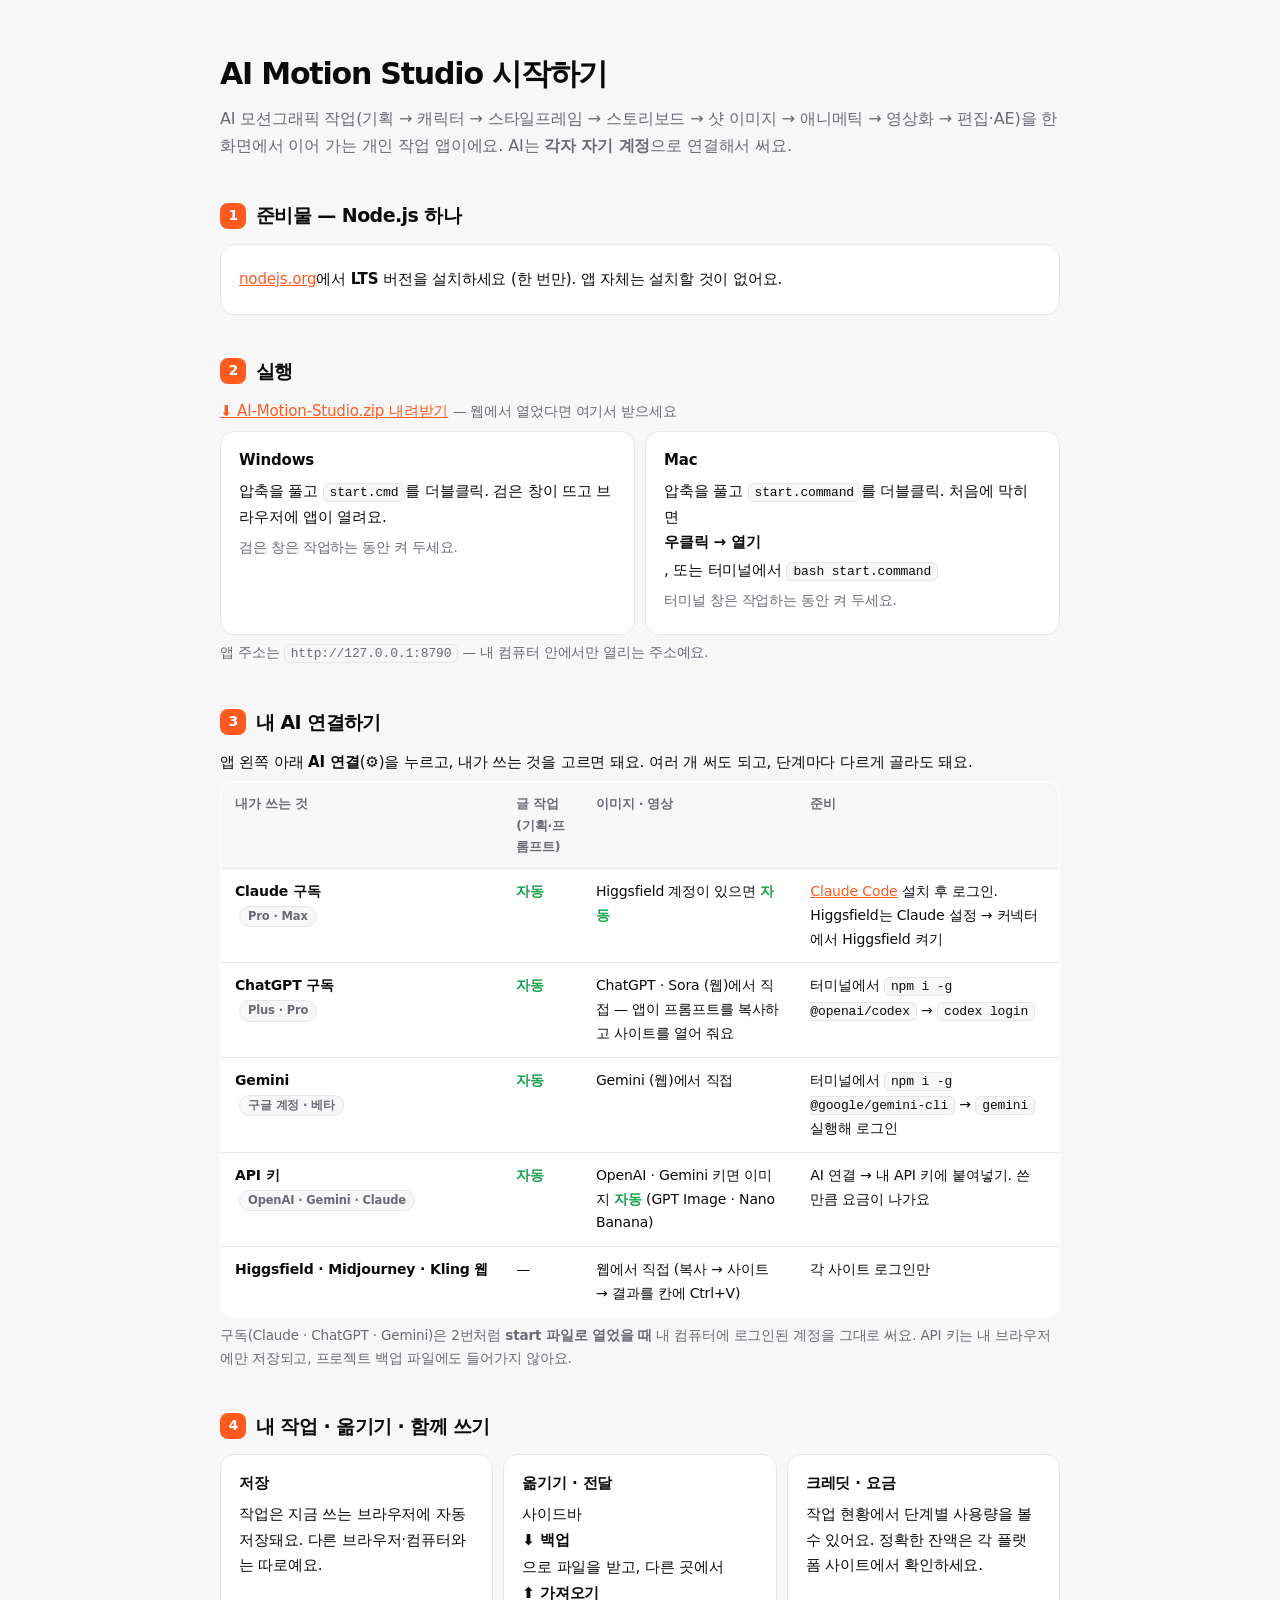
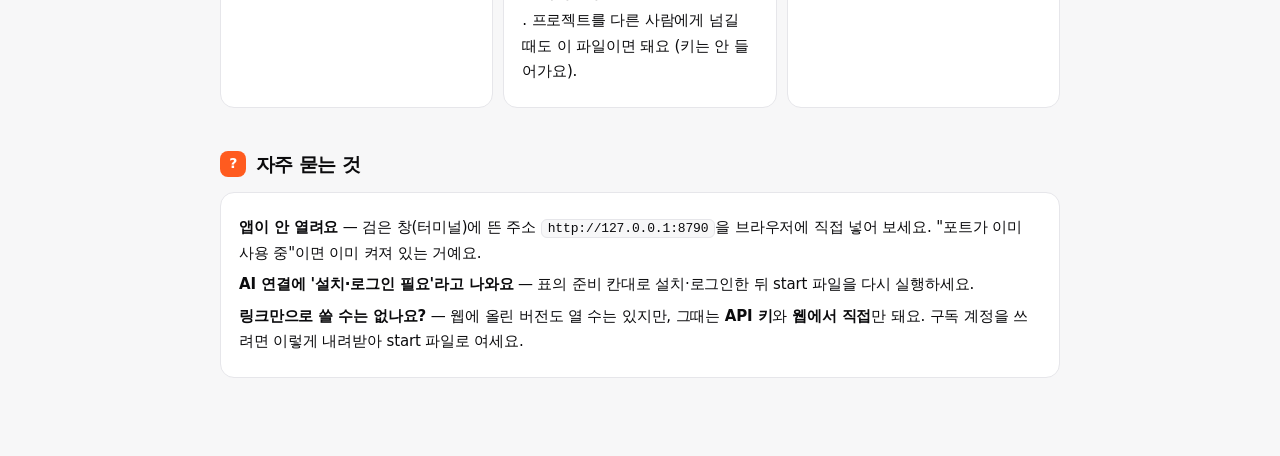
<file: 시작하기.html>
<!doctype html>
<html lang="ko">
<head>
<meta charset="utf-8" />
<meta name="viewport" content="width=device-width, initial-scale=1" />
<title>AI Motion Studio 시작하기</title>
<style>
  :root { --bg: #f7f7f8; --surface: #fff; --text: #0b0b0d; --muted: #6b6b75; --line: #e6e6ea; --accent: #ff5b1f; --soft: #fff1ea; --ok: #16a34a; }
  @media (prefers-color-scheme: dark) { :root { --bg: #0b0b0c; --surface: #141416; --text: #f4f4f5; --muted: #a1a1aa; --line: #27272b; --accent: #ff7a45; --soft: #2a170f; --ok: #22c55e; } }
  * { box-sizing: border-box; }
  body { margin: 0; background: var(--bg); color: var(--text); font: 15px/1.7 "Pretendard", "Apple SD Gothic Neo", "Malgun Gothic", system-ui, sans-serif; letter-spacing: -0.01em; }
  main { max-width: 880px; margin: 0 auto; padding: 48px 20px 80px; }
  h1 { font-size: 30px; letter-spacing: -0.04em; margin: 0 0 6px; }
  h2 { font-size: 19px; letter-spacing: -0.03em; margin: 40px 0 12px; display: flex; align-items: center; gap: 10px; }
  h2 .n { display: grid; place-items: center; width: 26px; height: 26px; border-radius: 8px; background: var(--accent); color: #fff; font-size: 14px; }
  p { margin: 6px 0; }
  .lead { color: var(--muted); font-size: 16px; }
  .card { background: var(--surface); border: 1px solid var(--line); border-radius: 14px; padding: 16px 18px; }
  .grid { display: grid; grid-template-columns: repeat(auto-fit, minmax(240px, 1fr)); gap: 10px; }
  .grid .card b { display: block; margin-bottom: 2px; }
  .muted { color: var(--muted); font-size: 13.5px; }
  code { font-family: ui-monospace, Consolas, monospace; font-size: 13px; background: var(--bg); border: 1px solid var(--line); padding: 1px 6px; border-radius: 6px; }
  table { width: 100%; border-collapse: collapse; background: var(--surface); border: 1px solid var(--line); border-radius: 14px; overflow: hidden; font-size: 14px; }
  th, td { text-align: left; vertical-align: top; padding: 11px 14px; border-top: 1px solid var(--line); }
  th { background: var(--bg); font-size: 12.5px; color: var(--muted); border-top: 0; }
  td:first-child { font-weight: 700; white-space: nowrap; }
  .ok { color: var(--ok); font-weight: 700; }
  .tip { background: var(--soft); border-color: transparent; }
  ol.steps { margin: 0; padding-left: 20px; }
  ol.steps li { margin: 4px 0; }
  a { color: var(--accent); }
  .tag { display: inline-block; font-size: 11.5px; font-weight: 700; padding: 0 8px; border-radius: 99px; background: var(--bg); border: 1px solid var(--line); color: var(--muted); margin-left: 4px; }
  @media (max-width: 640px) { td:first-child { white-space: normal; } table { font-size: 13px; } }
</style>
</head>
<body>
<main>
  <h1>AI Motion Studio 시작하기</h1>
  <p class="lead">AI 모션그래픽 작업(기획 → 캐릭터 → 스타일프레임 → 스토리보드 → 샷 이미지 → 애니메틱 → 영상화 → 편집·AE)을 한 화면에서 이어 가는 개인 작업 앱이에요. AI는 <b>각자 자기 계정</b>으로 연결해서 써요.</p>

  <h2><span class="n">1</span>준비물 — Node.js 하나</h2>
  <div class="card">
    <p><a href="https://nodejs.org/ko" target="_blank" rel="noopener">nodejs.org</a>에서 <b>LTS</b> 버전을 설치하세요 (한 번만). 앱 자체는 설치할 것이 없어요.</p>
  </div>

  <h2><span class="n">2</span>실행</h2>
  <p id="dl" hidden><a href="AI-Motion-Studio.zip" download>⬇ AI-Motion-Studio.zip 내려받기</a> <span class="muted">— 웹에서 열었다면 여기서 받으세요</span></p>
  <div class="grid">
    <div class="card"><b>Windows</b><p>압축을 풀고 <code>start.cmd</code>를 더블클릭. 검은 창이 뜨고 브라우저에 앱이 열려요.</p><p class="muted">검은 창은 작업하는 동안 켜 두세요.</p></div>
    <div class="card"><b>Mac</b><p>압축을 풀고 <code>start.command</code>를 더블클릭. 처음에 막히면 <b>우클릭 → 열기</b>, 또는 터미널에서 <code>bash start.command</code></p><p class="muted">터미널 창은 작업하는 동안 켜 두세요.</p></div>
  </div>
  <p class="muted">앱 주소는 <code>http://127.0.0.1:8790</code> — 내 컴퓨터 안에서만 열리는 주소예요.</p>

  <h2><span class="n">3</span>내 AI 연결하기</h2>
  <p>앱 왼쪽 아래 <b>AI 연결</b>(⚙)을 누르고, 내가 쓰는 것을 고르면 돼요. 여러 개 써도 되고, 단계마다 다르게 골라도 돼요.</p>
  <table>
    <thead><tr><th>내가 쓰는 것</th><th>글 작업 (기획·프롬프트)</th><th>이미지 · 영상</th><th>준비</th></tr></thead>
    <tbody>
      <tr><td>Claude 구독<br><span class="tag">Pro · Max</span></td><td class="ok">자동</td><td>Higgsfield 계정이 있으면 <span class="ok">자동</span></td><td><a href="https://claude.com/claude-code" target="_blank" rel="noopener">Claude Code</a> 설치 후 로그인. Higgsfield는 Claude 설정 → 커넥터에서 Higgsfield 켜기</td></tr>
      <tr><td>ChatGPT 구독<br><span class="tag">Plus · Pro</span></td><td class="ok">자동</td><td>ChatGPT · Sora (웹)에서 직접 — 앱이 프롬프트를 복사하고 사이트를 열어 줘요</td><td>터미널에서 <code>npm i -g @openai/codex</code> → <code>codex login</code></td></tr>
      <tr><td>Gemini<br><span class="tag">구글 계정 · 베타</span></td><td class="ok">자동</td><td>Gemini (웹)에서 직접</td><td>터미널에서 <code>npm i -g @google/gemini-cli</code> → <code>gemini</code> 실행해 로그인</td></tr>
      <tr><td>API 키<br><span class="tag">OpenAI · Gemini · Claude</span></td><td class="ok">자동</td><td>OpenAI · Gemini 키면 이미지 <span class="ok">자동</span> (GPT Image · Nano Banana)</td><td>AI 연결 → 내 API 키에 붙여넣기. 쓴 만큼 요금이 나가요</td></tr>
      <tr><td>Higgsfield · Midjourney · Kling 웹</td><td>—</td><td>웹에서 직접 (복사 → 사이트 → 결과를 칸에 Ctrl+V)</td><td>각 사이트 로그인만</td></tr>
    </tbody>
  </table>
  <p class="muted">구독(Claude · ChatGPT · Gemini)은 2번처럼 <b>start 파일로 열었을 때</b> 내 컴퓨터에 로그인된 계정을 그대로 써요. API 키는 내 브라우저에만 저장되고, 프로젝트 백업 파일에도 들어가지 않아요.</p>

  <h2><span class="n">4</span>내 작업 · 옮기기 · 함께 쓰기</h2>
  <div class="grid">
    <div class="card"><b>저장</b><p>작업은 지금 쓰는 브라우저에 자동 저장돼요. 다른 브라우저·컴퓨터와는 따로예요.</p></div>
    <div class="card"><b>옮기기 · 전달</b><p>사이드바 <b>⬇ 백업</b>으로 파일을 받고, 다른 곳에서 <b>⬆ 가져오기</b>. 프로젝트를 다른 사람에게 넘길 때도 이 파일이면 돼요 (키는 안 들어가요).</p></div>
    <div class="card"><b>크레딧 · 요금</b><p>작업 현황에서 단계별 사용량을 볼 수 있어요. 정확한 잔액은 각 플랫폼 사이트에서 확인하세요.</p></div>
  </div>

  <h2><span class="n">?</span>자주 묻는 것</h2>
  <div class="card">
    <p><b>앱이 안 열려요</b> — 검은 창(터미널)에 뜬 주소 <code>http://127.0.0.1:8790</code>을 브라우저에 직접 넣어 보세요. "포트가 이미 사용 중"이면 이미 켜져 있는 거예요.</p>
    <p><b>AI 연결에 '설치·로그인 필요'라고 나와요</b> — 표의 준비 칸대로 설치·로그인한 뒤 start 파일을 다시 실행하세요.</p>
    <p><b>링크만으로 쓸 수는 없나요?</b> — 웹에 올린 버전도 열 수는 있지만, 그때는 <b>API 키</b>와 <b>웹에서 직접</b>만 돼요. 구독 계정을 쓰려면 이렇게 내려받아 start 파일로 여세요.</p>
  </div>
</main>
<script>
  // 웹에 올린 버전에서만 압축 파일 내려받기 링크를 보인다
  if (/^https?:$/.test(location.protocol) && !/^(127\.0\.0\.1|localhost)$/.test(location.hostname)) document.getElementById("dl").hidden = false;
</script>
</body>
</html>
</file>
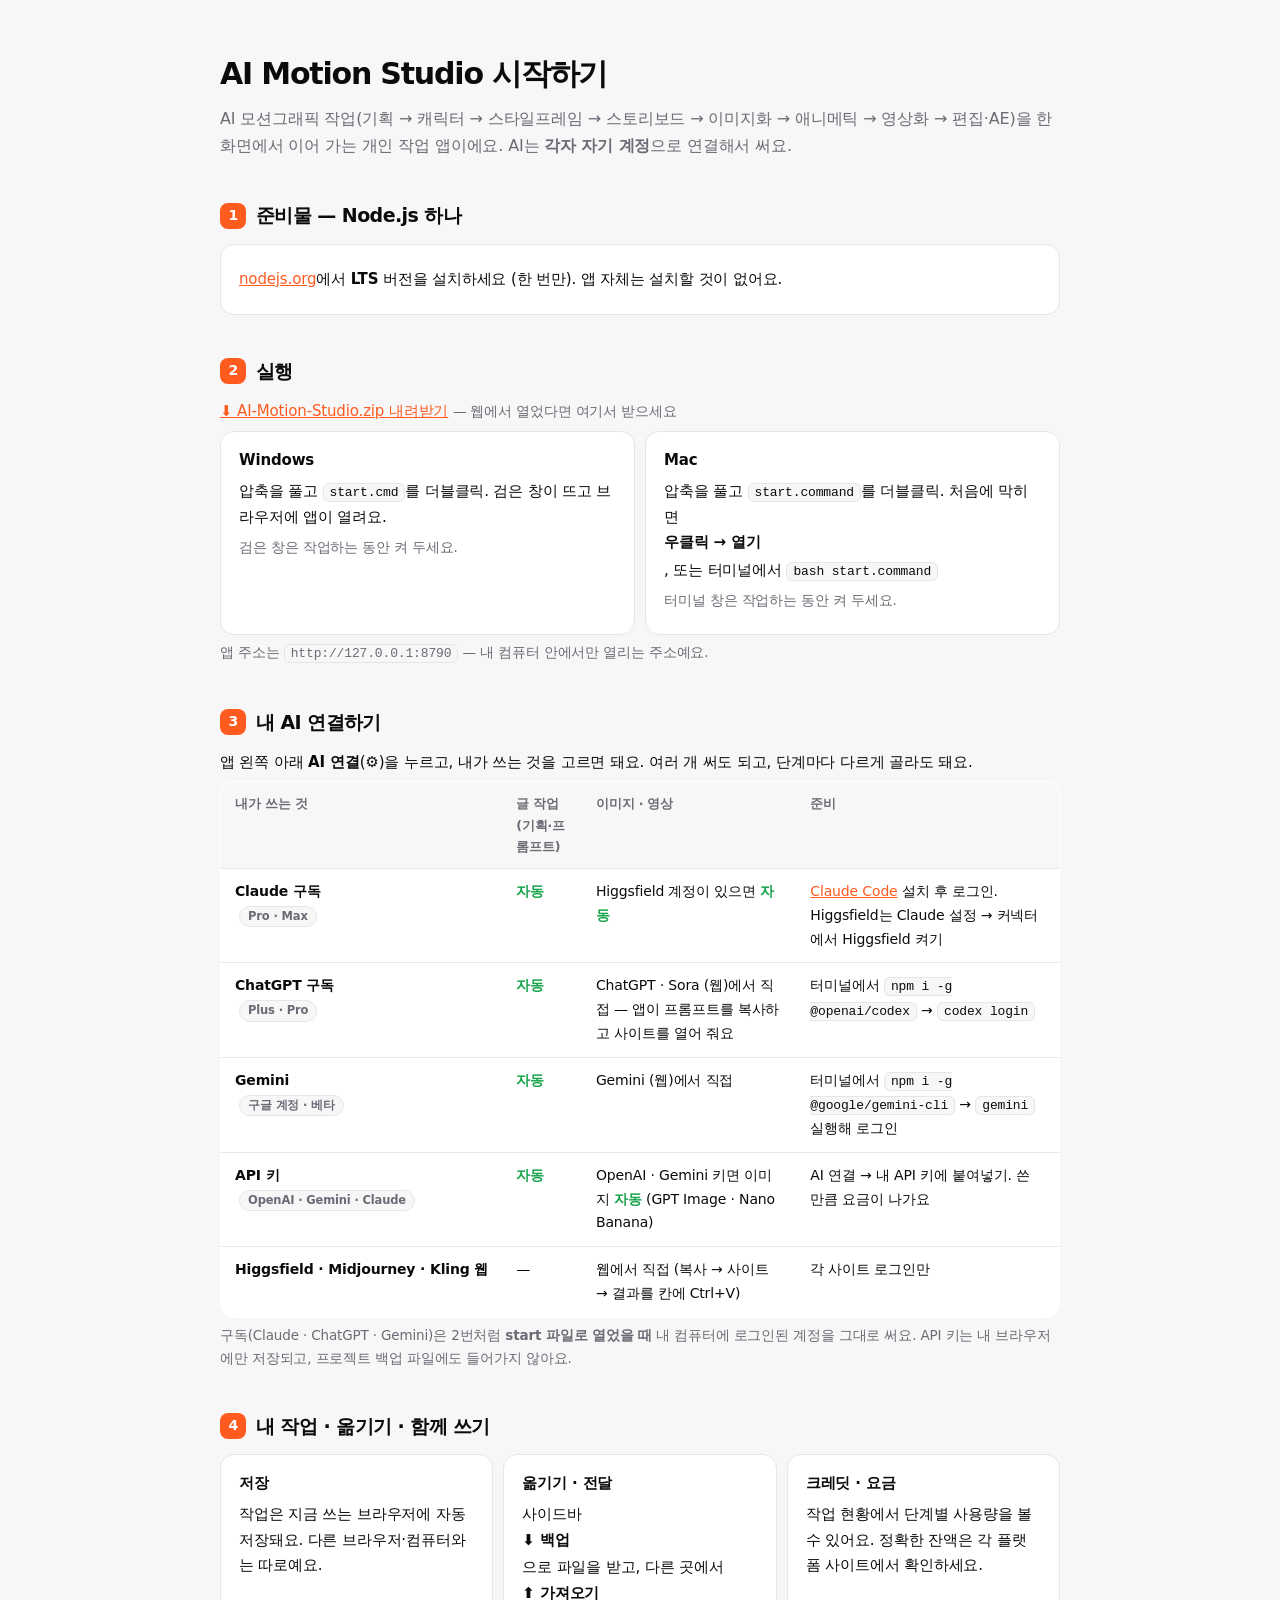
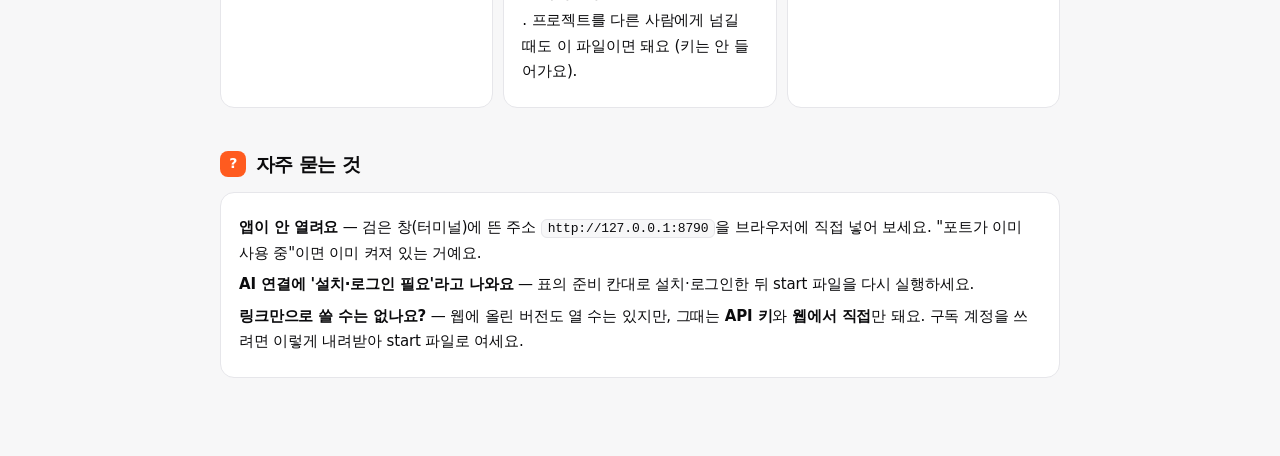
<file: app/시작하기.html>
<!doctype html>
<html lang="ko">
<head>
<meta charset="utf-8" />
<meta name="viewport" content="width=device-width, initial-scale=1" />
<title>AI Motion Studio 시작하기</title>
<style>
  :root { --bg: #f7f7f8; --surface: #fff; --text: #0b0b0d; --muted: #6b6b75; --line: #e6e6ea; --accent: #ff5b1f; --soft: #fff1ea; --ok: #16a34a; }
  @media (prefers-color-scheme: dark) { :root { --bg: #0b0b0c; --surface: #141416; --text: #f4f4f5; --muted: #a1a1aa; --line: #27272b; --accent: #ff7a45; --soft: #2a170f; --ok: #22c55e; } }
  * { box-sizing: border-box; }
  body { margin: 0; background: var(--bg); color: var(--text); font: 15px/1.7 "Pretendard", "Apple SD Gothic Neo", "Malgun Gothic", system-ui, sans-serif; letter-spacing: -0.01em; }
  main { max-width: 880px; margin: 0 auto; padding: 48px 20px 80px; }
  h1 { font-size: 30px; letter-spacing: -0.04em; margin: 0 0 6px; }
  h2 { font-size: 19px; letter-spacing: -0.03em; margin: 40px 0 12px; display: flex; align-items: center; gap: 10px; }
  h2 .n { display: grid; place-items: center; width: 26px; height: 26px; border-radius: 8px; background: var(--accent); color: #fff; font-size: 14px; }
  p { margin: 6px 0; }
  .lead { color: var(--muted); font-size: 16px; }
  .card { background: var(--surface); border: 1px solid var(--line); border-radius: 14px; padding: 16px 18px; }
  .grid { display: grid; grid-template-columns: repeat(auto-fit, minmax(240px, 1fr)); gap: 10px; }
  .grid .card b { display: block; margin-bottom: 2px; }
  .muted { color: var(--muted); font-size: 13.5px; }
  code { font-family: ui-monospace, Consolas, monospace; font-size: 13px; background: var(--bg); border: 1px solid var(--line); padding: 1px 6px; border-radius: 6px; }
  table { width: 100%; border-collapse: collapse; background: var(--surface); border: 1px solid var(--line); border-radius: 14px; overflow: hidden; font-size: 14px; }
  th, td { text-align: left; vertical-align: top; padding: 11px 14px; border-top: 1px solid var(--line); }
  th { background: var(--bg); font-size: 12.5px; color: var(--muted); border-top: 0; }
  td:first-child { font-weight: 700; white-space: nowrap; }
  .ok { color: var(--ok); font-weight: 700; }
  .tip { background: var(--soft); border-color: transparent; }
  ol.steps { margin: 0; padding-left: 20px; }
  ol.steps li { margin: 4px 0; }
  a { color: var(--accent); }
  .tag { display: inline-block; font-size: 11.5px; font-weight: 700; padding: 0 8px; border-radius: 99px; background: var(--bg); border: 1px solid var(--line); color: var(--muted); margin-left: 4px; }
  @media (max-width: 640px) { td:first-child { white-space: normal; } table { font-size: 13px; } }
</style>
</head>
<body>
<main>
  <h1>AI Motion Studio 시작하기</h1>
  <p class="lead">AI 모션그래픽 작업(기획 → 캐릭터 → 스타일프레임 → 스토리보드 → 이미지화 → 애니메틱 → 영상화 → 편집·AE)을 한 화면에서 이어 가는 개인 작업 앱이에요. AI는 <b>각자 자기 계정</b>으로 연결해서 써요.</p>

  <h2><span class="n">1</span>준비물 — Node.js 하나</h2>
  <div class="card">
    <p><a href="https://nodejs.org/ko" target="_blank" rel="noopener">nodejs.org</a>에서 <b>LTS</b> 버전을 설치하세요 (한 번만). 앱 자체는 설치할 것이 없어요.</p>
  </div>

  <h2><span class="n">2</span>실행</h2>
  <p id="dl" hidden><a href="AI-Motion-Studio.zip" download>⬇ AI-Motion-Studio.zip 내려받기</a> <span class="muted">— 웹에서 열었다면 여기서 받으세요</span></p>
  <div class="grid">
    <div class="card"><b>Windows</b><p>압축을 풀고 <code>start.cmd</code>를 더블클릭. 검은 창이 뜨고 브라우저에 앱이 열려요.</p><p class="muted">검은 창은 작업하는 동안 켜 두세요.</p></div>
    <div class="card"><b>Mac</b><p>압축을 풀고 <code>start.command</code>를 더블클릭. 처음에 막히면 <b>우클릭 → 열기</b>, 또는 터미널에서 <code>bash start.command</code></p><p class="muted">터미널 창은 작업하는 동안 켜 두세요.</p></div>
  </div>
  <p class="muted">앱 주소는 <code>http://127.0.0.1:8790</code> — 내 컴퓨터 안에서만 열리는 주소예요.</p>

  <h2><span class="n">3</span>내 AI 연결하기</h2>
  <p>앱 왼쪽 아래 <b>AI 연결</b>(⚙)을 누르고, 내가 쓰는 것을 고르면 돼요. 여러 개 써도 되고, 단계마다 다르게 골라도 돼요.</p>
  <table>
    <thead><tr><th>내가 쓰는 것</th><th>글 작업 (기획·프롬프트)</th><th>이미지 · 영상</th><th>준비</th></tr></thead>
    <tbody>
      <tr><td>Claude 구독<br><span class="tag">Pro · Max</span></td><td class="ok">자동</td><td>Higgsfield 계정이 있으면 <span class="ok">자동</span></td><td><a href="https://claude.com/claude-code" target="_blank" rel="noopener">Claude Code</a> 설치 후 로그인. Higgsfield는 Claude 설정 → 커넥터에서 Higgsfield 켜기</td></tr>
      <tr><td>ChatGPT 구독<br><span class="tag">Plus · Pro</span></td><td class="ok">자동</td><td>ChatGPT · Sora (웹)에서 직접 — 앱이 프롬프트를 복사하고 사이트를 열어 줘요</td><td>터미널에서 <code>npm i -g @openai/codex</code> → <code>codex login</code></td></tr>
      <tr><td>Gemini<br><span class="tag">구글 계정 · 베타</span></td><td class="ok">자동</td><td>Gemini (웹)에서 직접</td><td>터미널에서 <code>npm i -g @google/gemini-cli</code> → <code>gemini</code> 실행해 로그인</td></tr>
      <tr><td>API 키<br><span class="tag">OpenAI · Gemini · Claude</span></td><td class="ok">자동</td><td>OpenAI · Gemini 키면 이미지 <span class="ok">자동</span> (GPT Image · Nano Banana)</td><td>AI 연결 → 내 API 키에 붙여넣기. 쓴 만큼 요금이 나가요</td></tr>
      <tr><td>Higgsfield · Midjourney · Kling 웹</td><td>—</td><td>웹에서 직접 (복사 → 사이트 → 결과를 칸에 Ctrl+V)</td><td>각 사이트 로그인만</td></tr>
    </tbody>
  </table>
  <p class="muted">구독(Claude · ChatGPT · Gemini)은 2번처럼 <b>start 파일로 열었을 때</b> 내 컴퓨터에 로그인된 계정을 그대로 써요. API 키는 내 브라우저에만 저장되고, 프로젝트 백업 파일에도 들어가지 않아요.</p>

  <h2><span class="n">4</span>내 작업 · 옮기기 · 함께 쓰기</h2>
  <div class="grid">
    <div class="card"><b>저장</b><p>작업은 지금 쓰는 브라우저에 자동 저장돼요. 다른 브라우저·컴퓨터와는 따로예요.</p></div>
    <div class="card"><b>옮기기 · 전달</b><p>사이드바 <b>⬇ 백업</b>으로 파일을 받고, 다른 곳에서 <b>⬆ 가져오기</b>. 프로젝트를 다른 사람에게 넘길 때도 이 파일이면 돼요 (키는 안 들어가요).</p></div>
    <div class="card"><b>크레딧 · 요금</b><p>작업 현황에서 단계별 사용량을 볼 수 있어요. 정확한 잔액은 각 플랫폼 사이트에서 확인하세요.</p></div>
  </div>

  <h2><span class="n">?</span>자주 묻는 것</h2>
  <div class="card">
    <p><b>앱이 안 열려요</b> — 검은 창(터미널)에 뜬 주소 <code>http://127.0.0.1:8790</code>을 브라우저에 직접 넣어 보세요. "포트가 이미 사용 중"이면 이미 켜져 있는 거예요.</p>
    <p><b>AI 연결에 '설치·로그인 필요'라고 나와요</b> — 표의 준비 칸대로 설치·로그인한 뒤 start 파일을 다시 실행하세요.</p>
    <p><b>링크만으로 쓸 수는 없나요?</b> — 웹에 올린 버전도 열 수는 있지만, 그때는 <b>API 키</b>와 <b>웹에서 직접</b>만 돼요. 구독 계정을 쓰려면 이렇게 내려받아 start 파일로 여세요.</p>
  </div>
</main>
<script>
  // 웹에 올린 버전에서만 압축 파일 내려받기 링크를 보인다
  if (/^https?:$/.test(location.protocol) && !/^(127\.0\.0\.1|localhost)$/.test(location.hostname)) document.getElementById("dl").hidden = false;
</script>
</body>
</html>
</file>
